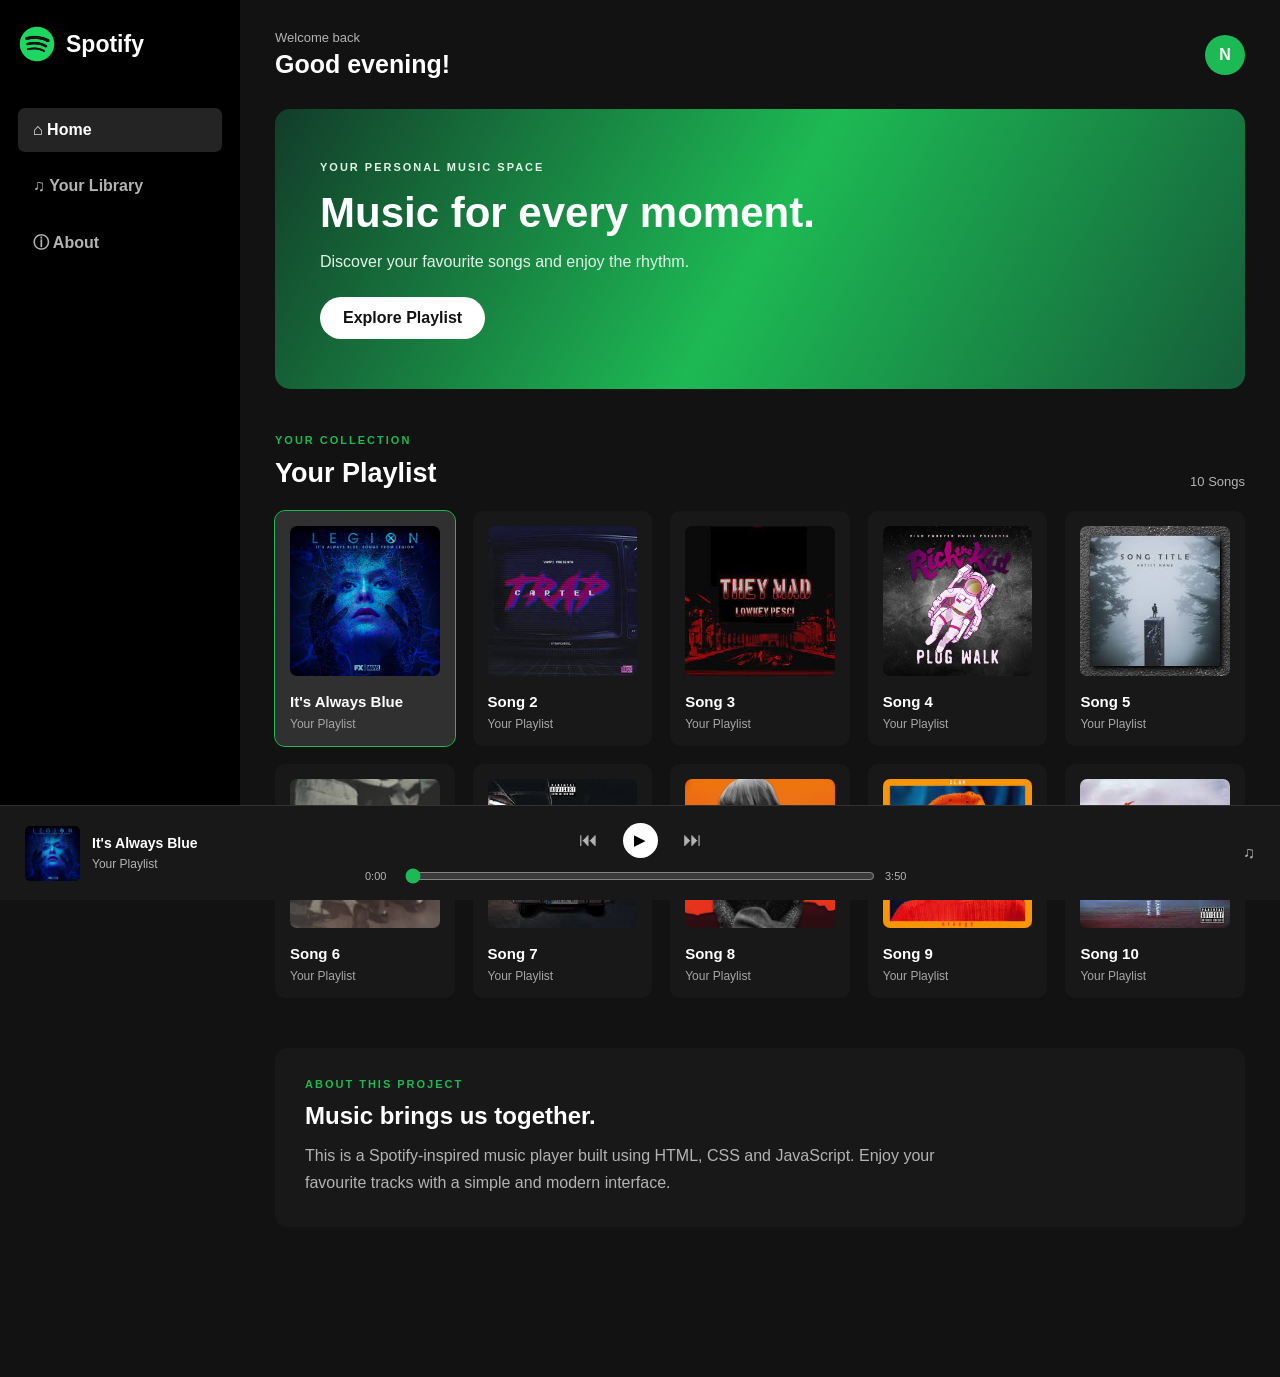
<file: spotify_clone/index.html>
<!DOCTYPE html>
<html lang="en">

<head>
    <meta charset="UTF-8">
    <meta name="viewport" content="width=device-width, initial-scale=1.0">
    <title>Spotify - Music Player</title>
    <link rel="stylesheet" href="style.css">
</head>

<body>

    <div class="app-container">

        <!-- Sidebar -->
        <nav class="sidebar">
            <div class="logo">
                <img src="logo.png" alt="Spotify Logo">
                <span>Spotify</span>
            </div>

            <ul class="nav-links">
                <li><a href="#home" class="active">⌂ Home</a></li>
                <li><a href="#playlist">♫ Your Library</a></li>
                <li><a href="#about">ⓘ About</a></li>
            </ul>

            <div class="sidebar-bottom">
                <p>Made with ♡ for music lovers</p>
            </div>
        </nav>

        <!-- Main Content -->
        <main class="main-content" id="home">

            <header class="topbar">
                <div>
                    <p class="greeting">Welcome back</p>
                    <h2>Good evening!</h2>
                </div>
                <div class="profile">N</div>
            </header>

            <!-- Banner -->
            <section class="banner">
                <div class="banner-content">
                    <p class="banner-label">YOUR PERSONAL MUSIC SPACE</p>
                    <h1>Music for every moment.</h1>
                    <p>Discover your favourite songs and enjoy the rhythm.</p>
                    <a href="#playlist" class="banner-button">Explore Playlist</a>
                </div>
            </section>

            <!-- Playlist -->
            <section class="playlist-section" id="playlist">
                <div class="section-heading">
                    <div>
                        <p class="section-label">YOUR COLLECTION</p>
                        <h2>Your Playlist</h2>
                    </div>
                    <span class="song-count" id="songCount">10 Songs</span>
                </div>

                <div class="song-list" id="songList">
                    <!-- Songs generated by JavaScript -->
                </div>
            </section>

            <!-- About -->
            <section class="about-section" id="about">
                <p class="section-label">ABOUT THIS PROJECT</p>
                <h2>Music brings us together.</h2>
                <p>
                    This is a Spotify-inspired music player built using
                    HTML, CSS and JavaScript. Enjoy your favourite tracks
                    with a simple and modern interface.
                </p>
            </section>

        </main>
    </div>

    <!-- Music Player -->
    <footer class="music-player">

        <div class="song-information">
            <img src="covers/1.jpg" id="playerCover" alt="Album Cover">

            <div class="song-details">
                <h4 id="playerTitle">It's Always Blue</h4>
                <p id="playerArtist">Your Playlist</p>
            </div>
        </div>

        <div class="player-center">

            <div class="player-controls">
                <button id="previousBtn" title="Previous">⏮</button>
                <button id="playBtn" class="play-button" title="Play">▶</button>
                <button id="nextBtn" title="Next">⏭</button>
            </div>

            <div class="progress-container">
                <span id="currentTime">0:00</span>
                <input type="range" id="progressBar" min="0" max="100" value="0">
                <span id="duration">0:00</span>
            </div>

        </div>

        <div class="player-extra">
            <span>♫</span>
        </div>

        <audio id="audioPlayer"></audio>

    </footer>

    <script src="script.js"></script>

</body>

</html>
</file>
<file: spotify_clone/style.css>
/* General Reset */
* {
    margin: 0;
    padding: 0;
    box-sizing: border-box;
}

html {
    scroll-behavior: smooth;
}

body {
    background-color: #121212;
    color: #ffffff;
    font-family: Arial, Helvetica, sans-serif;
}

/* Main Layout */
.app-container {
    display: flex;
    min-height: 100vh;
}

/* Sidebar */
.sidebar {
    width: 240px;
    height: 100vh;
    background-color: #000000;
    padding: 25px 18px;
    position: fixed;
    top: 0;
    left: 0;
    display: flex;
    flex-direction: column;
}

.logo {
    display: flex;
    align-items: center;
    gap: 10px;
    margin-bottom: 45px;
}

.logo img {
    width: 38px;
    height: 38px;
    object-fit: contain;
}

.logo span {
    font-size: 23px;
    font-weight: bold;
}

.nav-links {
    list-style: none;
    display: flex;
    flex-direction: column;
    gap: 12px;
}

.nav-links a {
    display: block;
    padding: 13px 15px;
    text-decoration: none;
    color: #b3b3b3;
    font-weight: bold;
    border-radius: 7px;
    transition: 0.3s;
}

.nav-links a:hover,
.nav-links a.active {
    background-color: #242424;
    color: #ffffff;
}

.sidebar-bottom {
    margin-top: auto;
    color: #777777;
    font-size: 12px;
}

/* Main Content */
.main-content {
    margin-left: 240px;
    width: calc(100% - 240px);
    padding: 30px 35px 130px;
}

/* Topbar */
.topbar {
    display: flex;
    justify-content: space-between;
    align-items: center;
    margin-bottom: 30px;
}

.greeting {
    color: #b3b3b3;
    font-size: 13px;
    margin-bottom: 5px;
}

.topbar h2 {
    font-size: 25px;
}

.profile {
    width: 40px;
    height: 40px;
    border-radius: 50%;
    background-color: #1db954;
    display: flex;
    align-items: center;
    justify-content: center;
    font-weight: bold;
}

/* Banner */
.banner {
    min-height: 280px;
    border-radius: 15px;
    padding: 45px;
    display: flex;
    align-items: center;
    background: linear-gradient(120deg, #123d2a, #1db954, #155d39);
    margin-bottom: 45px;
}

.banner-content {
    max-width: 550px;
}

.banner-label,
.section-label {
    font-size: 11px;
    letter-spacing: 2px;
    font-weight: bold;
    color: #c4f5d4;
    margin-bottom: 12px;
}

.banner h1 {
    font-size: 42px;
    margin-bottom: 12px;
}

.banner p {
    color: #e0f5e7;
    line-height: 1.6;
}

.banner-button {
    display: inline-block;
    margin-top: 22px;
    padding: 12px 23px;
    background-color: #ffffff;
    color: #121212;
    text-decoration: none;
    border-radius: 25px;
    font-weight: bold;
    transition: 0.3s;
}

.banner-button:hover {
    transform: scale(1.05);
}

/* Playlist */
.playlist-section {
    margin-bottom: 50px;
}

.section-heading {
    display: flex;
    justify-content: space-between;
    align-items: end;
    margin-bottom: 22px;
}

.section-heading .section-label {
    color: #1db954;
}

.section-heading h2 {
    font-size: 27px;
}

.song-count {
    color: #b3b3b3;
    font-size: 13px;
}

/* Song Cards */
.song-list {
    display: grid;
    grid-template-columns: repeat(auto-fill, minmax(165px, 1fr));
    gap: 18px;
}

.songItem {
    background-color: #181818;
    padding: 15px;
    border-radius: 10px;
    cursor: pointer;
    transition: 0.3s;
    position: relative;
}

.songItem:hover {
    background-color: #282828;
    transform: translateY(-4px);
}

.songItem.active {
    background-color: #303030;
    outline: 1px solid #1db954;
}

.songItem img {
    width: 100%;
    aspect-ratio: 1 / 1;
    object-fit: cover;
    border-radius: 7px;
    margin-bottom: 13px;
}

.songItem h3 {
    font-size: 15px;
    margin-bottom: 7px;
}

.songItem p {
    color: #a7a7a7;
    font-size: 12px;
}

.songItem .card-play {
    position: absolute;
    right: 22px;
    bottom: 70px;
    width: 42px;
    height: 42px;
    background-color: #1db954;
    color: #000000;
    border: none;
    border-radius: 50%;
    font-size: 17px;
    cursor: pointer;
    opacity: 0;
    transition: 0.3s;
}

.songItem:hover .card-play {
    opacity: 1;
}

/* About Section */
.about-section {
    background-color: #181818;
    padding: 30px;
    border-radius: 12px;
    margin-bottom: 20px;
}

.about-section .section-label {
    color: #1db954;
}

.about-section h2 {
    margin-bottom: 12px;
    font-size: 24px;
}

.about-section p:last-child {
    color: #b3b3b3;
    line-height: 1.7;
    max-width: 650px;
}

/* Music Player */
.music-player {
    position: fixed;
    bottom: 0;
    left: 0;
    width: 100%;
    min-height: 95px;
    background-color: #181818;
    border-top: 1px solid #333333;
    display: flex;
    justify-content: space-between;
    align-items: center;
    padding: 12px 25px;
    z-index: 10;
}

.song-information {
    display: flex;
    align-items: center;
    gap: 12px;
    width: 25%;
    min-width: 0;
}

.song-information img {
    width: 55px;
    height: 55px;
    object-fit: cover;
    border-radius: 5px;
}

.song-details {
    min-width: 0;
}

.song-details h4 {
    font-size: 14px;
    margin-bottom: 6px;
}

.song-details p {
    font-size: 12px;
    color: #b3b3b3;
}

.player-center {
    width: 45%;
    max-width: 550px;
}

.player-controls {
    display: flex;
    align-items: center;
    justify-content: center;
    gap: 25px;
    margin-bottom: 10px;
}

.player-controls button {
    border: none;
    background: none;
    color: #b3b3b3;
    font-size: 19px;
    cursor: pointer;
}

.player-controls button:hover {
    color: #ffffff;
}

.player-controls .play-button {
    width: 35px;
    height: 35px;
    border-radius: 50%;
    background-color: #ffffff;
    color: #000000;
    font-size: 15px;
}

.player-controls .play-button:hover {
    transform: scale(1.07);
    color: #000000;
}

.progress-container {
    display: flex;
    align-items: center;
    gap: 10px;
}

.progress-container span {
    color: #b3b3b3;
    font-size: 11px;
    min-width: 30px;
}

#progressBar {
    flex: 1;
    accent-color: #1db954;
    cursor: pointer;
}

.player-extra {
    width: 25%;
    text-align: right;
    color: #b3b3b3;
}

/* Responsive Design */
@media (max-width: 850px) {
    .sidebar {
        width: 190px;
    }

    .main-content {
        margin-left: 190px;
        width: calc(100% - 190px);
        padding: 25px 20px 130px;
    }

    .banner h1 {
        font-size: 32px;
    }

    .song-list {
        grid-template-columns: repeat(auto-fill, minmax(140px, 1fr));
    }
}

@media (max-width: 600px) {
    .sidebar {
        width: 65px;
        padding: 20px 8px;
    }

    .logo {
        justify-content: center;
        margin-bottom: 35px;
    }

    .logo img {
        width: 35px;
    }

    .logo span,
    .sidebar-bottom,
    .nav-links a {
        font-size: 0;
    }

    .nav-links a {
        text-align: center;
        padding: 14px 5px;
    }

    .main-content {
        margin-left: 65px;
        width: calc(100% - 65px);
        padding: 20px 12px 125px;
    }

    .banner {
        min-height: 230px;
        padding: 25px;
    }

    .banner h1 {
        font-size: 27px;
    }

    .song-list {
        grid-template-columns: repeat(2, minmax(0, 1fr));
        gap: 10px;
    }

    .songItem {
        padding: 10px;
    }

    .music-player {
        padding: 10px;
        min-height: 85px;
    }

    .song-information {
        width: 35%;
        gap: 7px;
    }

    .song-information img {
        width: 40px;
        height: 40px;
    }

    .song-details h4 {
        font-size: 11px;
    }

    .song-details p {
        font-size: 10px;
    }

    .player-center {
        width: 60%;
    }

    .player-controls {
        gap: 15px;
    }

    .player-extra {
        display: none;
    }
}
</file>
